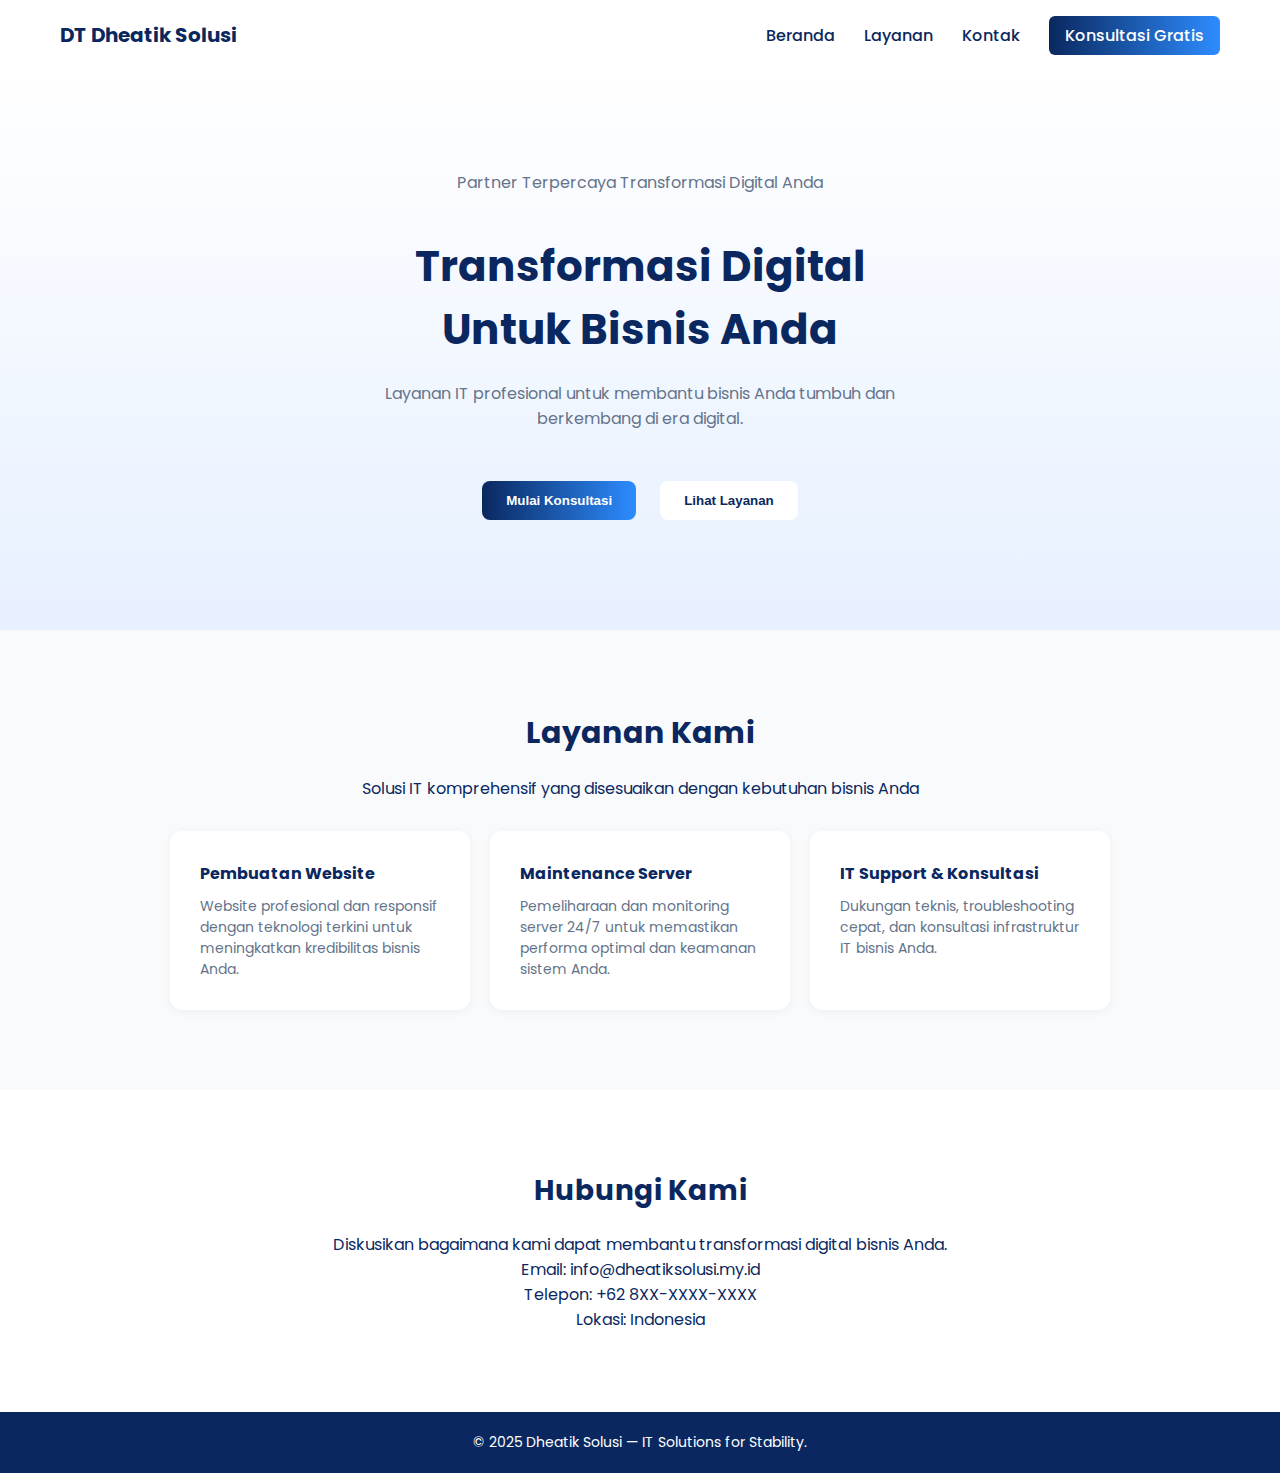
<file: index (1).html>
<!DOCTYPE html>
<html lang="id">
<head>
  <meta charset="UTF-8">
  <meta name="viewport" content="width=device-width, initial-scale=1.0">
  <title>Dheatik Solusi | IT Solutions for Stability</title>
  <link href="https://fonts.googleapis.com/css2?family=Poppins:wght@400;600;700&display=swap" rel="stylesheet">
  <style>
    * {margin: 0; padding: 0; box-sizing: border-box;}
    body {font-family: 'Poppins', sans-serif; background: #F8FAFC; color: #0A285F;}
    header {display: flex; justify-content: space-between; align-items: center; padding: 20px 60px; background: #FFFFFF; box-shadow: 0 2px 8px rgba(0,0,0,0.05);} 
    header h1 {font-size: 20px; color: #0A285F;}
    nav a {margin-left: 25px; color: #0A285F; text-decoration: none; font-weight: 500;}
    .hero {text-align: center; padding: 100px 20px; background: linear-gradient(180deg, #FFFFFF 0%, #E6F0FF 100%);} 
    .hero h2 {font-size: 42px; color: #0A285F; font-weight: 700; margin-bottom: 20px;}
    .hero p {color: #64748B; max-width: 600px; margin: 0 auto 40px;}
    .hero-buttons button {margin: 10px; padding: 12px 24px; border: none; border-radius: 8px; cursor: pointer; font-weight: 600;}
    .primary {background: linear-gradient(90deg, #0A285F, #2D8CFF); color: #FFF;}
    .secondary {background: #FFFFFF; border: 2px solid #0A285F; color: #0A285F;}
    .services {padding: 80px 60px; text-align: center;}
    .services h3 {font-size: 30px; margin-bottom: 20px; color: #0A285F;}
    .card-container {display: flex; flex-wrap: wrap; justify-content: center; gap: 20px; margin-top: 30px;}
    .card {background: #FFFFFF; width: 300px; padding: 30px; border-radius: 12px; box-shadow: 0 2px 10px rgba(0,0,0,0.05); text-align: left;}
    .card h4 {color: #0A285F; margin-bottom: 10px;}
    .card p {color: #64748B; font-size: 14px;}
    .contact {background: #FFFFFF; padding: 80px 60px; text-align: center;}
    .contact h3 {font-size: 28px; color: #0A285F; margin-bottom: 20px;}
    footer {background: #0A285F; color: #FFFFFF; text-align: center; padding: 20px; font-size: 14px;}
  </style>
</head>
<body>
  <header>
    <h1>DT Dheatik Solusi</h1>
    <nav>
      <a href="#beranda">Beranda</a>
      <a href="#layanan">Layanan</a>
      <a href="#kontak">Kontak</a>
      <a href="#" class="primary" style="padding:8px 16px;border-radius:6px;">Konsultasi Gratis</a>
    </nav>
  </header>

  <section class="hero" id="beranda">
    <p>Partner Terpercaya Transformasi Digital Anda</p>
    <h2>Transformasi Digital<br>Untuk Bisnis Anda</h2>
    <p>Layanan IT profesional untuk membantu bisnis Anda tumbuh dan berkembang di era digital.</p>
    <div class="hero-buttons">
      <button class="primary">Mulai Konsultasi</button>
      <button class="secondary">Lihat Layanan</button>
    </div>
  </section>

  <section class="services" id="layanan">
    <h3>Layanan Kami</h3>
    <p>Solusi IT komprehensif yang disesuaikan dengan kebutuhan bisnis Anda</p>
    <div class="card-container">
      <div class="card">
        <h4>Pembuatan Website</h4>
        <p>Website profesional dan responsif dengan teknologi terkini untuk meningkatkan kredibilitas bisnis Anda.</p>
      </div>
      <div class="card">
        <h4>Maintenance Server</h4>
        <p>Pemeliharaan dan monitoring server 24/7 untuk memastikan performa optimal dan keamanan sistem Anda.</p>
      </div>
      <div class="card">
        <h4>IT Support & Konsultasi</h4>
        <p>Dukungan teknis, troubleshooting cepat, dan konsultasi infrastruktur IT bisnis Anda.</p>
      </div>
    </div>
  </section>

  <section class="contact" id="kontak">
    <h3>Hubungi Kami</h3>
    <p>Diskusikan bagaimana kami dapat membantu transformasi digital bisnis Anda.</p>
    <p>Email: info@dheatiksolusi.my.id</p>
    <p>Telepon: +62 8XX-XXXX-XXXX</p>
    <p>Lokasi: Indonesia</p>
  </section>

  <footer>
    &copy; 2025 Dheatik Solusi — IT Solutions for Stability.
  </footer>
</body>
</html>
</file>
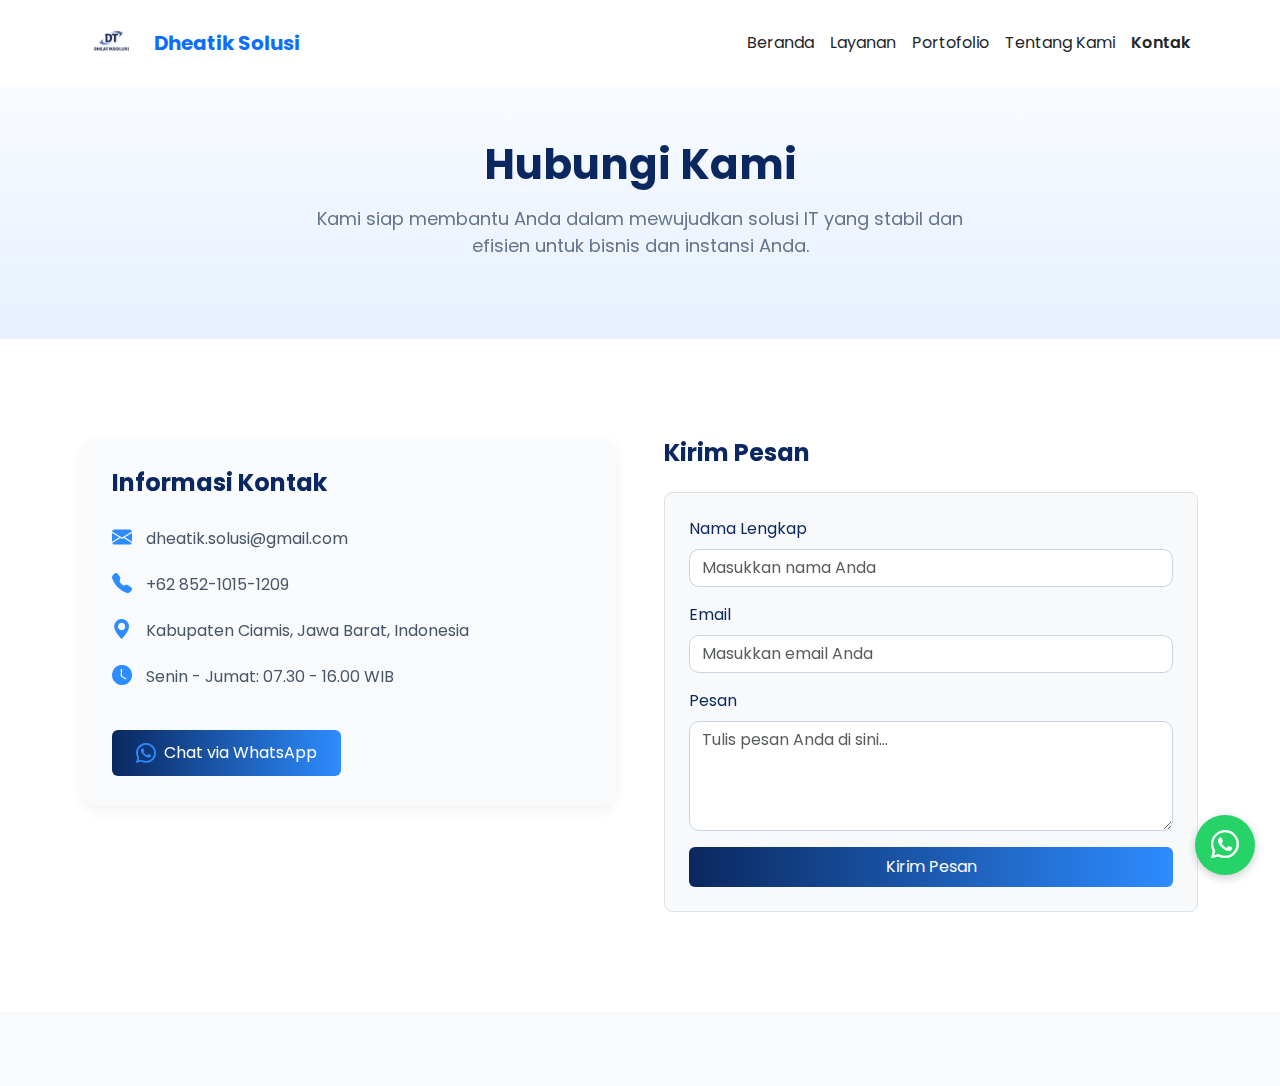
<file: kontak.html>
<!DOCTYPE html>
<html lang="id">
<head>
  <meta charset="UTF-8">
  <meta name="viewport" content="width=device-width, initial-scale=1">
  <title>Kontak | Dheatik Solusi</title>
  <meta name="description" content="Hubungi Dheatik Solusi untuk konsultasi IT, pembuatan website, dan pengelolaan server. Kami siap membantu bisnis dan instansi Anda.">
  <meta name="keywords" content="Kontak Dheatik Solusi, Hubungi Kami, Konsultasi IT, Pembuatan Website, Server Maintenance">
  <meta name="author" content="Dheatik Solusi">

  <!-- Favicon -->
  <link rel="icon" type="image/png" href="logo.png">

  <!-- Bootstrap -->
  <link href="https://cdn.jsdelivr.net/npm/bootstrap@5.3.3/dist/css/bootstrap.min.css" rel="stylesheet">

  <!-- Google Fonts -->
  <link href="https://fonts.googleapis.com/css2?family=Poppins:wght@400;600;700&display=swap" rel="stylesheet">

  <!-- Bootstrap Icons -->
  <link href="https://cdn.jsdelivr.net/npm/bootstrap-icons@1.11.3/font/bootstrap-icons.css" rel="stylesheet">

  <!-- AOS Animation -->
  <link href="https://unpkg.com/aos@2.3.4/dist/aos.css" rel="stylesheet">

  <style>
    body {
      font-family: 'Poppins', sans-serif;
      background-color: #F8FAFC;
      color: #0A285F;
      overflow-x: hidden;
      scroll-behavior: smooth;
    }

    /* Navbar */
    .navbar {
      transition: all 0.4s ease;
      padding: 15px 0;
    }
    .navbar.scrolled {
      background-color: #ffffff;
      box-shadow: 0 2px 8px rgba(0,0,0,0.1);
    }
    .navbar-brand img {
      height: 45px;
      margin-right: 10px;
    }

    /* Hero Section */
    .hero {
      background: linear-gradient(180deg, #FFFFFF 0%, #E6F0FF 100%);
      text-align: center;
      padding: 140px 0 80px;
    }
    .hero h1 {
      font-weight: 700;
      font-size: 42px;
      color: #0A285F;
    }
    .hero p {
      color: #64748B;
      font-size: 18px;
      max-width: 700px;
      margin: 15px auto 0;
    }

    /* Contact Section */
    .contact {
      padding: 100px 0;
      background-color: #fff;
    }
    .contact-info {
      background: #F8FAFC;
      border-radius: 15px;
      box-shadow: 0 4px 14px rgba(0,0,0,0.06);
      padding: 30px;
    }
    .contact-info p {
      color: #475569;
    }
    .contact-info i {
      color: #2D8CFF;
      margin-right: 10px;
      font-size: 20px;
    }
    .form-control {
      border-radius: 10px;
      box-shadow: none !important;
      border: 1px solid #CBD5E1;
    }
    .btn-primary-custom {
      background: linear-gradient(90deg, #0A285F, #2D8CFF);
      border: none;
      transition: 0.3s;
      color: #fff;
    }
    .btn-primary-custom:hover {
      opacity: 0.9;
      transform: scale(1.03);
    }

    /* Footer */
    footer {
      background-color: #0A285F;
      color: #FFFFFF;
      text-align: center;
      padding: 25px 0;
      position: relative;
      z-index: 10;
    }

    /* WhatsApp Floating Button */
    .whatsapp-float {
      position: fixed;
      bottom: 25px;
      right: 25px;
      background-color: #25D366;
      color: white;
      border-radius: 50%;
      width: 60px;
      height: 60px;
      display: flex;
      align-items: center;
      justify-content: center;
      box-shadow: 0 3px 10px rgba(0,0,0,0.2);
      font-size: 28px;
      z-index: 1000;
      transition: transform 0.3s ease;
    }
    .whatsapp-float:hover {
      transform: scale(1.1);
      text-decoration: none;
      color: white;
    }
  </style>
</head>

<body>

  <!-- Navbar -->
  <nav class="navbar navbar-expand-lg fixed-top bg-white">
    <div class="container">
      <a class="navbar-brand fw-bold text-primary d-flex align-items-center" href="index.html">
        <img src="logo.png" alt="Logo Dheatik Solusi">
        <span>Dheatik Solusi</span>
      </a>
      <button class="navbar-toggler" type="button" data-bs-toggle="collapse" data-bs-target="#navbarNav">
        <span class="navbar-toggler-icon"></span>
      </button>
      <div class="collapse navbar-collapse justify-content-end" id="navbarNav">
        <ul class="navbar-nav align-items-lg-center">
          <li class="nav-item"><a class="nav-link text-dark" href="index.html">Beranda</a></li>
          <li class="nav-item"><a class="nav-link text-dark" href="layanan.html">Layanan</a></li>
          <li class="nav-item"><a class="nav-link text-dark" href="portofolio.html">Portofolio</a></li>
          <li class="nav-item"><a class="nav-link text-dark" href="tentang.html">Tentang Kami</a></li>
          <li class="nav-item"><a class="nav-link text-dark active fw-semibold" href="kontak.html">Kontak</a></li>
        </ul>
      </div>
    </div>
  </nav>

  <!-- Hero -->
  <section class="hero">
    <div class="container" data-aos="fade-up">
      <h1>Hubungi Kami</h1>
      <p>Kami siap membantu Anda dalam mewujudkan solusi IT yang stabil dan efisien untuk bisnis dan instansi Anda.</p>
    </div>
  </section>

  <!-- Contact Section -->
  <section class="contact">
    <div class="container">
      <div class="row g-5">
        <div class="col-md-6" data-aos="fade-right">
          <div class="contact-info">
            <h4 class="fw-bold mb-4">Informasi Kontak</h4>
            <p><i class="bi bi-envelope-fill"></i> dheatik.solusi@gmail.com</p>
            <p><i class="bi bi-telephone-fill"></i> +62 852-1015-1209</p>
            <p><i class="bi bi-geo-alt-fill"></i> Kabupaten Ciamis, Jawa Barat, Indonesia</p>
            <p><i class="bi bi-clock-fill"></i> Senin - Jumat: 07.30 - 16.00 WIB</p>

            <a href="https://wa.me/6285210151209?text=Halo%20Dheatik%20Solusi!%20Saya%20ingin%20konsultasi%20tentang%20layanan%20IT."
               class="btn btn-primary-custom mt-4 px-4 py-2 d-inline-flex align-items-center">
              <i class="bi bi-whatsapp me-2"></i> Chat via WhatsApp
            </a>
          </div>
        </div>

        <div class="col-md-6" data-aos="fade-left">
          <h4 class="fw-bold mb-4">Kirim Pesan</h4>
          <form action="https://formspree.io/f/xzzyprre" method="POST" class="p-4 border rounded-3 bg-light">
            <div class="mb-3">
              <label class="form-label">Nama Lengkap</label>
              <input type="text" name="nama" class="form-control" placeholder="Masukkan nama Anda" required>
            </div>
            <div class="mb-3">
              <label class="form-label">Email</label>
              <input type="email" name="email" class="form-control" placeholder="Masukkan email Anda" required>
            </div>
            <div class="mb-3">
              <label class="form-label">Pesan</label>
              <textarea name="pesan" class="form-control" rows="4" placeholder="Tulis pesan Anda di sini..." required></textarea>
            </div>
            <button type="submit" class="btn btn-primary-custom w-100 py-2">Kirim Pesan</button>
          </form>
        </div>
      </div>
    </div>
  </section>

  <!-- Footer -->
  <footer data-aos="fade-in">
    <p class="mb-0">&copy; 2025 Dheatik Solusi — Solusi IT Profesional Indonesia.</p>
  </footer>

  <!-- Floating WhatsApp -->
  <a href="https://wa.me/6285210151209?text=Halo%20Dheatik%20Solusi!%20Saya%20ingin%20menghubungi%20Anda."
     class="whatsapp-float" target="_blank">
    <i class="bi bi-whatsapp"></i>
  </a>

  <!-- Scripts -->
  <script src="https://cdn.jsdelivr.net/npm/bootstrap@5.3.3/dist/js/bootstrap.bundle.min.js"></script>
  <script src="https://unpkg.com/aos@2.3.4/dist/aos.js"></script>
  <script>
    AOS.init({ duration: 900, once: true });
    window.addEventListener('scroll', () => {
      document.querySelector('.navbar').classList.toggle('scrolled', window.scrollY > 50);
    });
  </script>
</body>
</html>
</file>
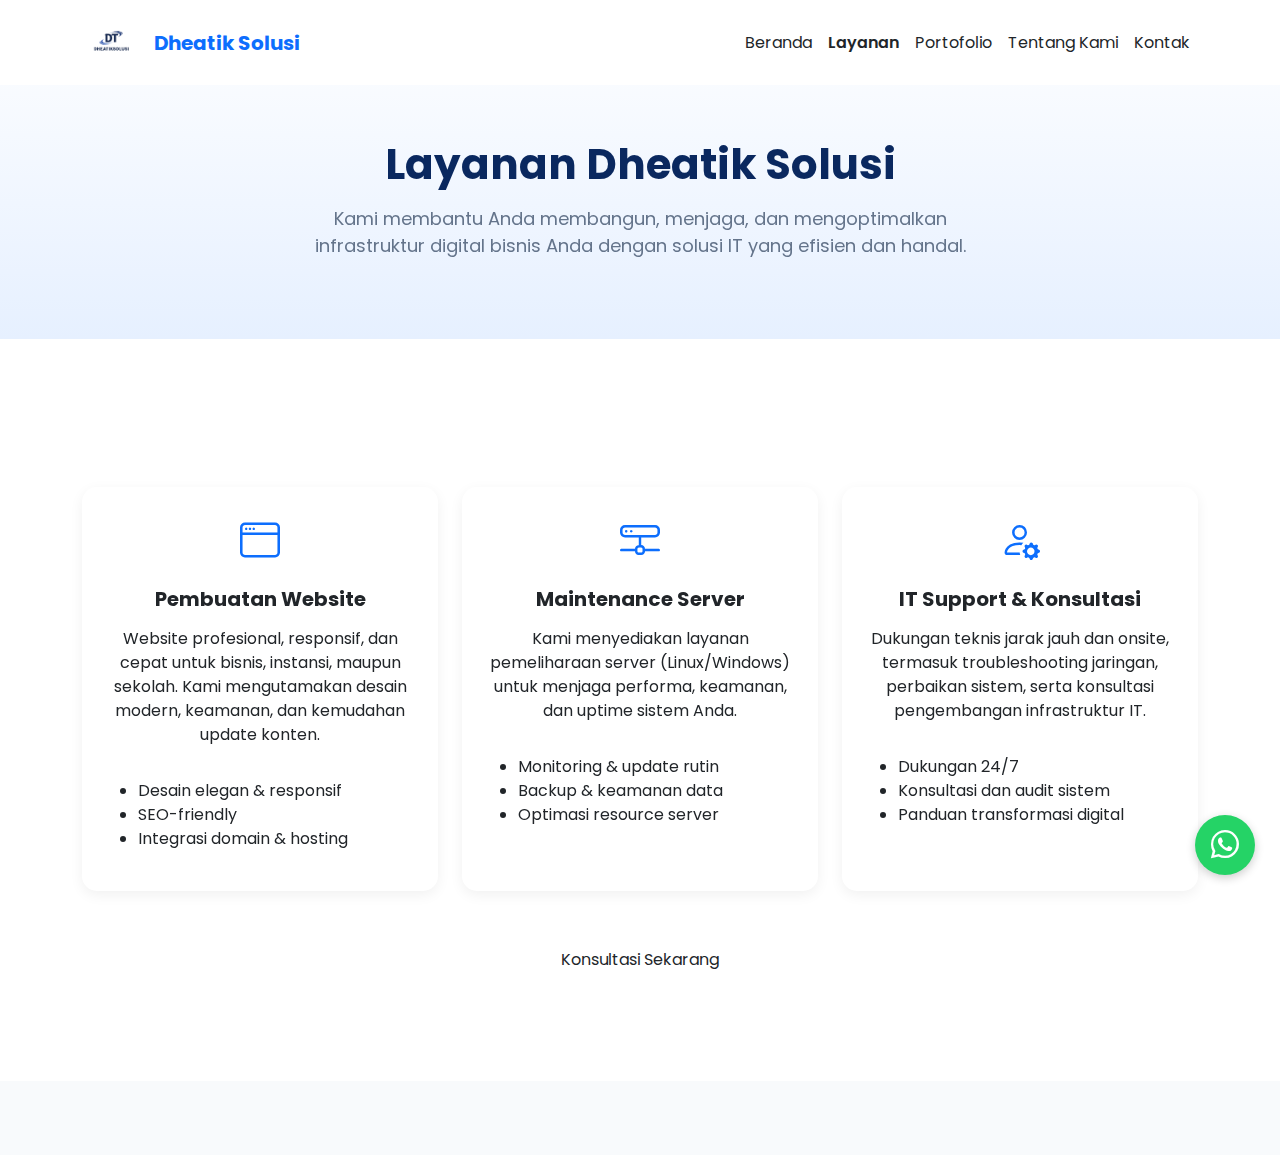
<file: layanan.html>
<!DOCTYPE html>
<html lang="id">
<head>
  <meta charset="UTF-8">
  <meta name="viewport" content="width=device-width, initial-scale=1">
  <title>Layanan | Dheatik Solusi</title>
  <meta name="description" content="Layanan Dheatik Solusi mencakup pembuatan website, maintenance server, dan IT support profesional untuk UMKM, sekolah, dan instansi.">
  <meta name="keywords" content="Layanan IT, Pembuatan Website, Maintenance Server, IT Support, Konsultasi IT, Dheatik Solusi">
  <meta name="author" content="Dheatik Solusi">

  <!-- Favicon -->
  <link rel="icon" type="image/png" href="logo.png">

  <!-- Bootstrap -->
  <link href="https://cdn.jsdelivr.net/npm/bootstrap@5.3.3/dist/css/bootstrap.min.css" rel="stylesheet">

  <!-- Fonts -->
  <link href="https://fonts.googleapis.com/css2?family=Poppins:wght@400;600;700&display=swap" rel="stylesheet">

  <!-- Bootstrap Icons -->
  <link href="https://cdn.jsdelivr.net/npm/bootstrap-icons@1.11.3/font/bootstrap-icons.css" rel="stylesheet">

  <!-- AOS -->
  <link href="https://unpkg.com/aos@2.3.4/dist/aos.css" rel="stylesheet">

  <style>
    body {
      font-family: 'Poppins', sans-serif;
      background-color: #F8FAFC;
      color: #0A285F;
      overflow-x: hidden;
      scroll-behavior: smooth;
    }

    /* Navbar */
    .navbar {
      transition: all 0.4s ease;
      padding: 15px 0;
    }
    .navbar.scrolled {
      background-color: #ffffff;
      box-shadow: 0 2px 8px rgba(0,0,0,0.1);
    }
    .navbar-brand img {
      height: 45px;
      margin-right: 10px;
    }

    /* Hero Section */
    .hero {
      background: linear-gradient(180deg, #FFFFFF 0%, #E6F0FF 100%);
      text-align: center;
      padding: 140px 0 80px;
    }
    .hero h1 {
      font-weight: 700;
      font-size: 42px;
      color: #0A285F;
    }
    .hero p {
      color: #64748B;
      font-size: 18px;
      max-width: 700px;
      margin: 15px auto 0;
    }

    /* Services Section */
    .services {
      padding: 100px 0;
      background-color: #fff;
    }
    .card {
      border: none;
      border-radius: 15px;
      box-shadow: 0 4px 14px rgba(0,0,0,0.06);
      transition: transform 0.3s ease;
    }
    .card:hover {
      transform: translateY(-7px);
    }

    /* Footer */
    footer {
      background-color: #0A285F;
      color: #FFFFFF;
      text-align: center;
      padding: 25px 0;
      position: relative;
      z-index: 10;
    }

    /* WhatsApp Floating Button */
    .whatsapp-float {
      position: fixed;
      bottom: 25px;
      right: 25px;
      background-color: #25D366;
      color: white;
      border-radius: 50%;
      width: 60px;
      height: 60px;
      display: flex;
      align-items: center;
      justify-content: center;
      box-shadow: 0 3px 10px rgba(0,0,0,0.2);
      font-size: 28px;
      z-index: 1000;
      transition: transform 0.3s ease;
    }
    .whatsapp-float:hover {
      transform: scale(1.1);
      text-decoration: none;
      color: white;
    }
  </style>
</head>

<body>

  <!-- Navbar -->
  <nav class="navbar navbar-expand-lg fixed-top bg-white">
    <div class="container">
      <a class="navbar-brand fw-bold text-primary d-flex align-items-center" href="index.html">
        <img src="logo.png" alt="Logo Dheatik Solusi">
        <span>Dheatik Solusi</span>
      </a>
      <button class="navbar-toggler" type="button" data-bs-toggle="collapse" data-bs-target="#navbarNav">
        <span class="navbar-toggler-icon"></span>
      </button>
      <div class="collapse navbar-collapse justify-content-end" id="navbarNav">
        <ul class="navbar-nav align-items-lg-center">
          <li class="nav-item"><a class="nav-link text-dark" href="index.html">Beranda</a></li>
          <li class="nav-item"><a class="nav-link text-dark active fw-semibold" href="layanan.html">Layanan</a></li>
          <li class="nav-item"><a class="nav-link text-dark" href="portofolio.html">Portofolio</a></li>
          <li class="nav-item"><a class="nav-link text-dark" href="tentang.html">Tentang Kami</a></li>
          <li class="nav-item"><a class="nav-link text-dark" href="kontak.html">Kontak</a></li>
        </ul>
      </div>
    </div>
  </nav>

  <!-- Hero -->
  <section class="hero">
    <div class="container" data-aos="fade-up">
      <h1>Layanan Dheatik Solusi</h1>
      <p>Kami membantu Anda membangun, menjaga, dan mengoptimalkan infrastruktur digital bisnis Anda dengan solusi IT yang efisien dan handal.</p>
    </div>
  </section>

  <!-- Services -->
  <section class="services text-center" data-aos="fade-up">
    <div class="container">
      <div class="row g-4 mt-4">
        <div class="col-md-4" data-aos="fade-up" data-aos-delay="100">
          <div class="card p-4 h-100">
            <i class="bi bi-window text-primary fs-1 mb-3"></i>
            <h5 class="fw-bold mb-3">Pembuatan Website</h5>
            <p>Website profesional, responsif, dan cepat untuk bisnis, instansi, maupun sekolah. Kami mengutamakan desain modern, keamanan, dan kemudahan update konten.</p>
            <ul class="text-start mt-3">
              <li>Desain elegan & responsif</li>
              <li>SEO-friendly</li>
              <li>Integrasi domain & hosting</li>
            </ul>
          </div>
        </div>

        <div class="col-md-4" data-aos="fade-up" data-aos-delay="200">
          <div class="card p-4 h-100">
            <i class="bi bi-hdd-network text-primary fs-1 mb-3"></i>
            <h5 class="fw-bold mb-3">Maintenance Server</h5>
            <p>Kami menyediakan layanan pemeliharaan server (Linux/Windows) untuk menjaga performa, keamanan, dan uptime sistem Anda.</p>
            <ul class="text-start mt-3">
              <li>Monitoring & update rutin</li>
              <li>Backup & keamanan data</li>
              <li>Optimasi resource server</li>
            </ul>
          </div>
        </div>

        <div class="col-md-4" data-aos="fade-up" data-aos-delay="300">
          <div class="card p-4 h-100">
            <i class="bi bi-person-gear text-primary fs-1 mb-3"></i>
            <h5 class="fw-bold mb-3">IT Support & Konsultasi</h5>
            <p>Dukungan teknis jarak jauh dan onsite, termasuk troubleshooting jaringan, perbaikan sistem, serta konsultasi pengembangan infrastruktur IT.</p>
            <ul class="text-start mt-3">
              <li>Dukungan 24/7</li>
              <li>Konsultasi dan audit sistem</li>
              <li>Panduan transformasi digital</li>
            </ul>
          </div>
        </div>
      </div>

      <div class="mt-5">
        <a href="kontak.html" class="btn btn-primary-custom px-4 py-2">Konsultasi Sekarang</a>
      </div>
    </div>
  </section>

  <!-- Footer -->
  <footer data-aos="fade-in">
    <p class="mb-0">&copy; 2025 Dheatik Solusi — Solusi IT Profesional Indonesia.</p>
  </footer>

  <!-- Floating WhatsApp -->
  <a href="https://wa.me/6285210151209?text=Halo%20Dheatik%20Solusi!%20Saya%20ingin%20konsultasi%20mengenai%20layanan%20IT."
     class="whatsapp-float" target="_blank">
    <i class="bi bi-whatsapp"></i>
  </a>

  <!-- Scripts -->
  <script src="https://cdn.jsdelivr.net/npm/bootstrap@5.3.3/dist/js/bootstrap.bundle.min.js"></script>
  <script src="https://unpkg.com/aos@2.3.4/dist/aos.js"></script>
  <script>
    AOS.init({ duration: 900, once: true });
    window.addEventListener('scroll', () => {
      document.querySelector('.navbar').classList.toggle('scrolled', window.scrollY > 50);
    });
  </script>
</body>
</html>
</file>
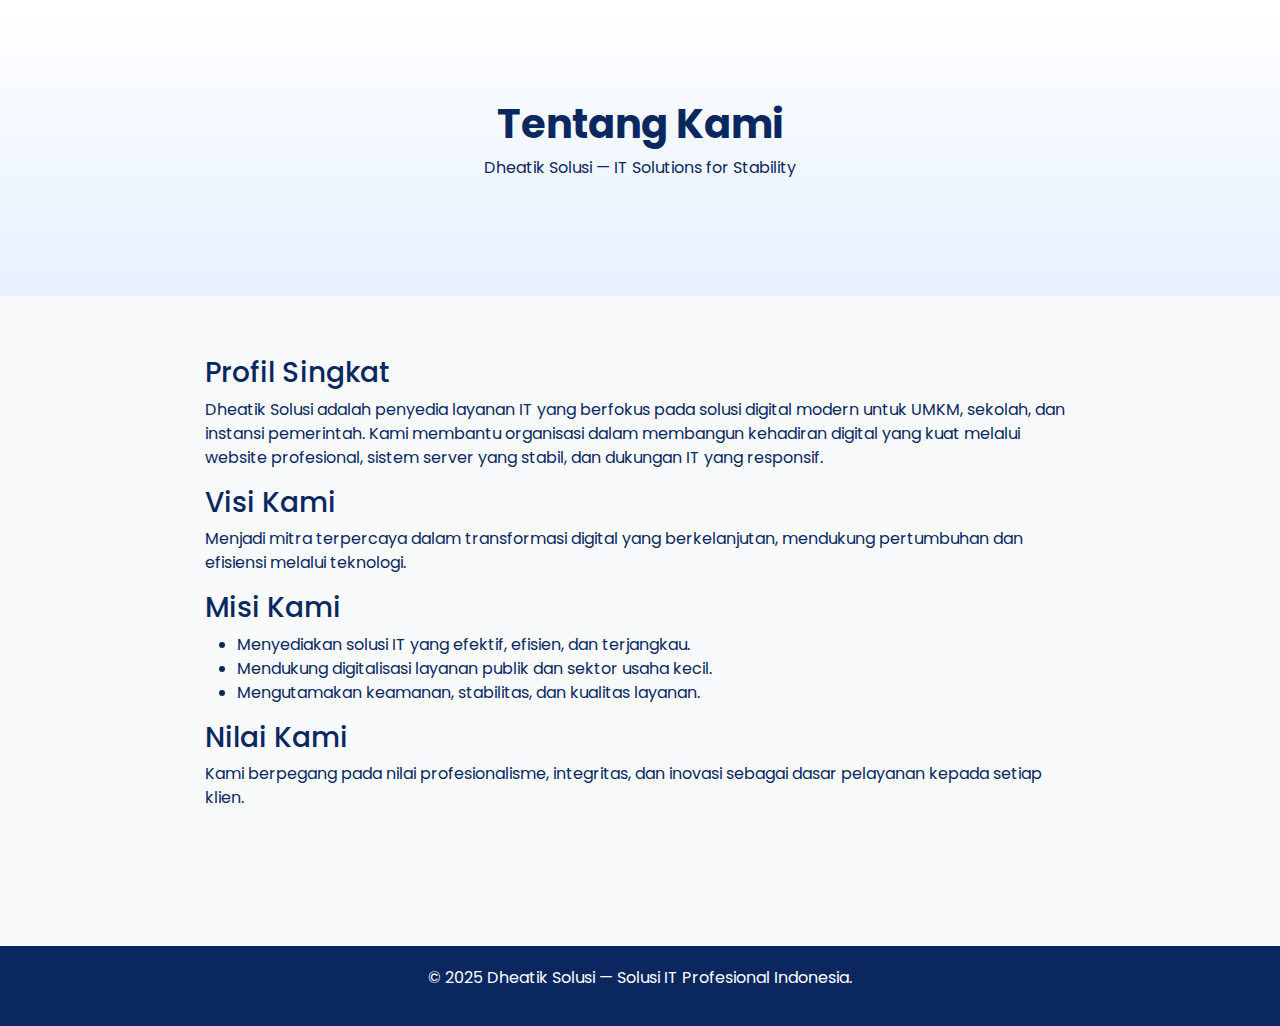
<file: tentang.html>
<!DOCTYPE html>
<html lang="id">
<head>
  <meta charset="UTF-8">
  <meta name="viewport" content="width=device-width, initial-scale=1.0">
  <title>Tentang Kami | Dheatik Solusi</title>
  <link rel="icon" type="image/png" href="logo.png">
  <link href="https://cdn.jsdelivr.net/npm/bootstrap@5.3.3/dist/css/bootstrap.min.css" rel="stylesheet">
  <link href="https://fonts.googleapis.com/css2?family=Poppins:wght@400;600;700&display=swap" rel="stylesheet">
  <style>
    body {font-family: 'Poppins', sans-serif; background-color: #F8FAFC; color: #0A285F;}
    .header {background: linear-gradient(180deg, #FFFFFF 0%, #E6F0FF 100%); padding: 100px 0; text-align: center;}
    .header h1 {font-weight: 700;}
    .content {padding: 60px 15px; max-width: 900px; margin: auto;}
    footer {background-color: #0A285F; color: #fff; text-align: center; padding: 20px 0; margin-top: 60px;}
  </style>
</head>
<body>
  <section class="header">
    <h1>Tentang Kami</h1>
    <p>Dheatik Solusi — IT Solutions for Stability</p>
  </section>

  <section class="content">
    <h3>Profil Singkat</h3>
    <p>Dheatik Solusi adalah penyedia layanan IT yang berfokus pada solusi digital modern untuk UMKM, sekolah, dan instansi pemerintah. Kami membantu organisasi dalam membangun kehadiran digital yang kuat melalui website profesional, sistem server yang stabil, dan dukungan IT yang responsif.</p>

    <h3>Visi Kami</h3>
    <p>Menjadi mitra terpercaya dalam transformasi digital yang berkelanjutan, mendukung pertumbuhan dan efisiensi melalui teknologi.</p>

    <h3>Misi Kami</h3>
    <ul>
      <li>Menyediakan solusi IT yang efektif, efisien, dan terjangkau.</li>
      <li>Mendukung digitalisasi layanan publik dan sektor usaha kecil.</li>
      <li>Mengutamakan keamanan, stabilitas, dan kualitas layanan.</li>
    </ul>

    <h3>Nilai Kami</h3>
    <p>Kami berpegang pada nilai profesionalisme, integritas, dan inovasi sebagai dasar pelayanan kepada setiap klien.</p>
  </section>

  <footer>
    <p>&copy; 2025 Dheatik Solusi — Solusi IT Profesional Indonesia.</p>
  </footer>
</body>
</html>
</file>
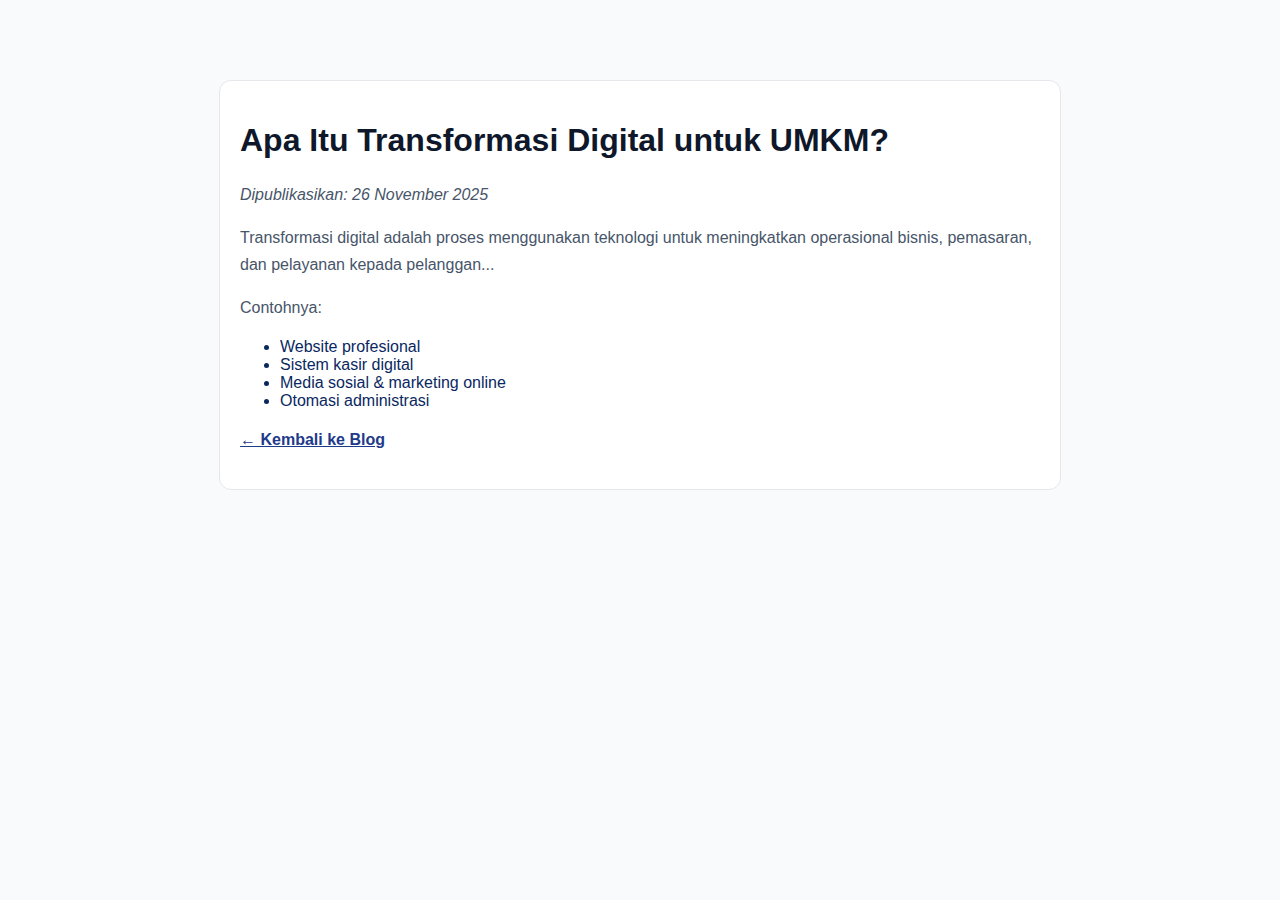
<file: blog/artikel-1.html>
<!DOCTYPE html>
<html lang="id">
<head>
    <meta charset="UTF-8">
    <meta name="viewport" content="width=device-width, initial-scale=1.0">
    <title>Apa Itu Transformasi Digital untuk UMKM?</title>
    <link rel="stylesheet" href="../style.css">
    <style>
        body { background: #f8fafc; }
        .article-container {
            max-width: 800px;
            margin: 80px auto;
            padding: 20px;
            background: white;
            border-radius: 12px;
            border: 1px solid #e5e7eb;
        }
        h1 { color: #0f172a; }
        p { color: #475569; line-height: 1.7; }
        a { color:#1e3a8a; font-weight:600; }
    </style>
</head>
<body>

<header>
    <!-- Copy navbar dari index.html -->
</header>

<div class="article-container">
    <h1>Apa Itu Transformasi Digital untuk UMKM?</h1>
    <p><i>Dipublikasikan: 26 November 2025</i></p>

    <p>Transformasi digital adalah proses menggunakan teknologi untuk meningkatkan operasional bisnis, pemasaran, dan pelayanan kepada pelanggan...</p>

    <p>Contohnya:</p>
    <ul>
        <li>Website profesional</li>
        <li>Sistem kasir digital</li>
        <li>Media sosial & marketing online</li>
        <li>Otomasi administrasi</li>
    </ul>

    <p><a href="index.html">← Kembali ke Blog</a></p>
</div>

</body>
</html>
</file>
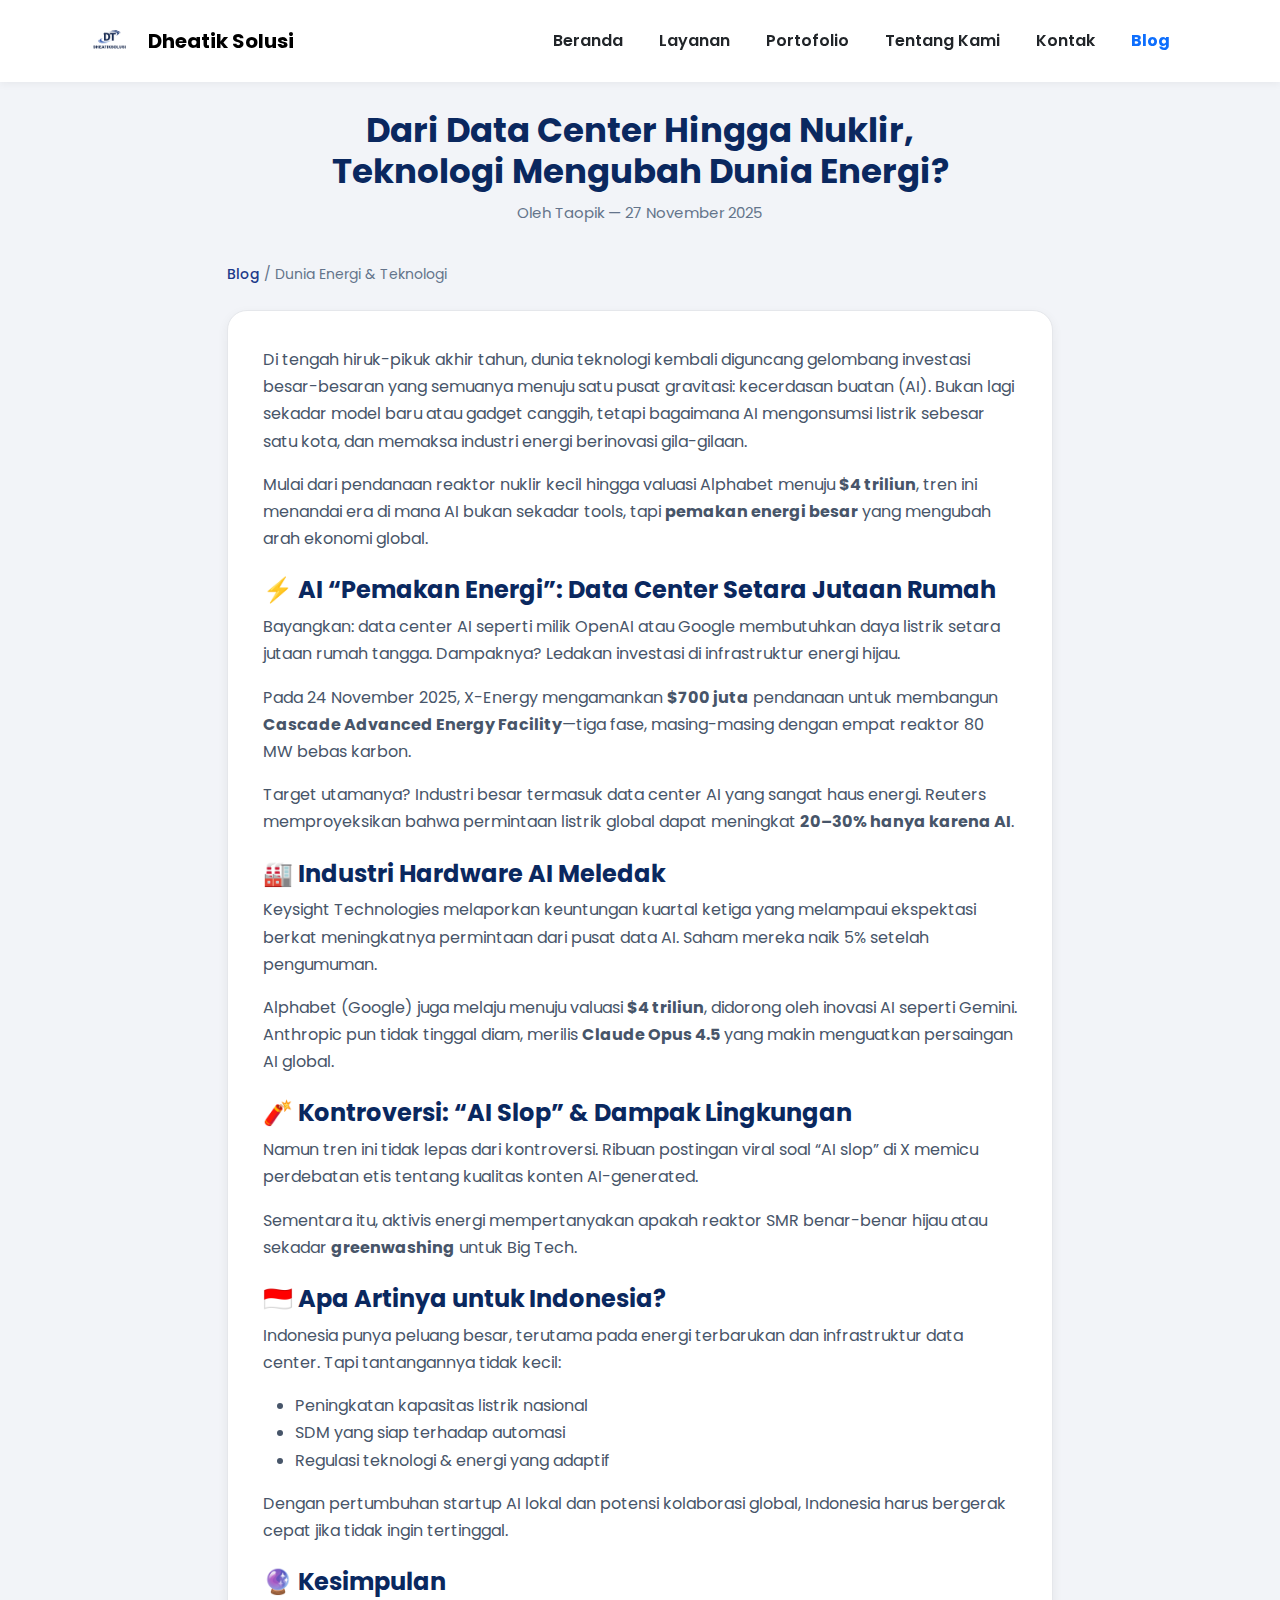
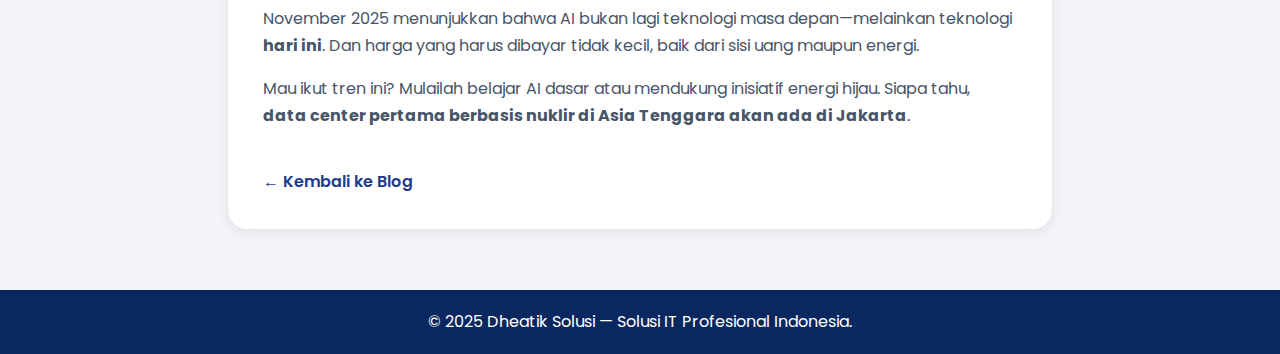
<file: blog/artikel-2.html>
<!DOCTYPE html>
<html lang="id">
<head>
    <meta charset="UTF-8">
    <meta name="viewport" content="width=device-width, initial-scale=1.0">
    <title>Dari Data Center Hingga Nuklir — Teknologi Mengubah Dunia Energi?</title>

    <!-- Bootstrap -->
    <link href="https://cdn.jsdelivr.net/npm/bootstrap@5.3.3/dist/css/bootstrap.min.css" rel="stylesheet">

    <!-- Fonts -->
    <link href="https://fonts.googleapis.com/css2?family=Poppins:wght@400;500;600;700&display=swap" rel="stylesheet">

    <style>
        body {
            background: #F2F4F8;
            font-family: 'Poppins', sans-serif;
            color: #0A285F;
        }

        /* Navbar */
        .navbar {
            padding: 15px 0;
            background: white;
            box-shadow: 0 2px 8px rgba(0,0,0,0.05);
        }
        .nav-link {
            font-weight: 600;
            margin-right: 20px;
        }
        .nav-link:hover {
            color: #2D8CFF !important;
        }
        .navbar-brand img {
            height: 42px;
            margin-right: 8px;
        }

        /* Header Artikel */
        .article-header {
            padding: 110px 20px 40px;
            text-align: center;
        }
        .article-header h1 {
            font-size: 34px;
            font-weight: 700;
        }
        .article-date {
            color: #64748B;
            font-size: 15px;
            margin-top: 10px;
        }

        /* Breadcrumb */
        .breadcrumb-custom {
            font-size: 14px;
            margin-bottom: 25px;
        }
        .breadcrumb-custom a {
            color: #1E3A8A;
            text-decoration: none;
            font-weight: 500;
        }
        .breadcrumb-custom span {
            color: #64748B;
        }

        /* Card Artikel */
        .article-card {
            background: white;
            border-radius: 20px;
            padding: 35px;
            border: 1px solid #e5e7eb;
            box-shadow: 0 4px 12px rgba(0,0,0,0.06);
        }
        .article-card p, 
        .article-card li {
            color: #475569;
            font-size: 16px;
            line-height: 1.7;
        }

        footer {
            background: #0A285F;
            padding: 20px;
            text-align: center;
            margin-top: 60px;
        }
        footer p {
            color: white;
            margin: 0;
        }
    </style>
</head>

<body>

<!-- NAVBAR -->
<nav class="navbar navbar-expand-lg fixed-top">
  <div class="container">
    <a class="navbar-brand fw-bold d-flex align-items-center" href="../index.html">
      <img src="../logo.png" alt="Logo Dheatik Solusi">
      Dheatik Solusi
    </a>

    <button class="navbar-toggler" data-bs-toggle="collapse" data-bs-target="#navbarNav">
      <span class="navbar-toggler-icon"></span>
    </button>

    <div class="collapse navbar-collapse justify-content-end" id="navbarNav">
      <ul class="navbar-nav align-items-lg-center">
        <li class="nav-item"><a href="../index.html" class="nav-link text-dark">Beranda</a></li>
        <li class="nav-item"><a href="../layanan.html" class="nav-link text-dark">Layanan</a></li>
        <li class="nav-item"><a href="../portofolio.html" class="nav-link text-dark">Portofolio</a></li>
        <li class="nav-item"><a href="../tentang.html" class="nav-link text-dark">Tentang Kami</a></li>
        <li class="nav-item"><a href="../kontak.html" class="nav-link text-dark">Kontak</a></li>
        <li class="nav-item"><a href="index.html" class="nav-link text-primary fw-bold">Blog</a></li>
      </ul>
    </div>
  </div>
</nav>

<!-- HEADER ARTIKEL -->
<section class="article-header">
    <h1>Dari Data Center Hingga Nuklir,<br>Teknologi Mengubah Dunia Energi?</h1>
    <div class="article-date">Oleh Taopik — 27 November 2025</div>
</section>

<!-- ISI ARTIKEL -->
<div class="container" style="max-width: 850px;">
    
    <!-- breadcrumb -->
    <div class="breadcrumb-custom">
        <a href="index.html">Blog</a> <span> / Dunia Energi & Teknologi</span>
    </div>

    <div class="article-card">

        <p>
        Di tengah hiruk-pikuk akhir tahun, dunia teknologi kembali diguncang gelombang investasi besar-besaran yang semuanya menuju satu pusat gravitasi: kecerdasan buatan (AI). 
        Bukan lagi sekadar model baru atau gadget canggih, tetapi bagaimana AI mengonsumsi listrik sebesar satu kota, dan memaksa industri energi berinovasi gila-gilaan.
        </p>

        <p>
        Mulai dari pendanaan reaktor nuklir kecil hingga valuasi Alphabet menuju <b>$4 triliun</b>, tren ini menandai era di mana AI bukan sekadar tools, tapi 
        <b>pemakan energi besar</b> yang mengubah arah ekonomi global.
        </p>

        <h4 class="mt-4 fw-bold">⚡ AI “Pemakan Energi”: Data Center Setara Jutaan Rumah</h4>

        <p>
        Bayangkan: data center AI seperti milik OpenAI atau Google membutuhkan daya listrik setara jutaan rumah tangga. Dampaknya? 
        Ledakan investasi di infrastruktur energi hijau.
        </p>

        <p>
        Pada 24 November 2025, X-Energy mengamankan <b>$700 juta</b> pendanaan untuk membangun 
        <b>Cascade Advanced Energy Facility</b>—tiga fase, masing-masing dengan empat reaktor 80 MW bebas karbon.
        </p>

        <p>
        Target utamanya? Industri besar termasuk data center AI yang sangat haus energi. Reuters memproyeksikan bahwa 
        permintaan listrik global dapat meningkat <b>20–30% hanya karena AI</b>.
        </p>

        <h4 class="mt-4 fw-bold">🏭 Industri Hardware AI Meledak</h4>

        <p>
        Keysight Technologies melaporkan keuntungan kuartal ketiga yang melampaui ekspektasi berkat meningkatnya permintaan dari pusat data AI. 
        Saham mereka naik 5% setelah pengumuman.
        </p>

        <p>
        Alphabet (Google) juga melaju menuju valuasi <b>$4 triliun</b>, didorong oleh inovasi AI seperti Gemini. 
        Anthropic pun tidak tinggal diam, merilis <b>Claude Opus 4.5</b> yang makin menguatkan persaingan AI global.
        </p>

        <h4 class="mt-4 fw-bold">🧨 Kontroversi: “AI Slop” & Dampak Lingkungan</h4>

        <p>
        Namun tren ini tidak lepas dari kontroversi. Ribuan postingan viral soal “AI slop” di X memicu perdebatan etis tentang 
        kualitas konten AI-generated. 
        </p>

        <p>
        Sementara itu, aktivis energi mempertanyakan apakah reaktor SMR benar-benar hijau atau sekadar <b>greenwashing</b> untuk Big Tech.
        </p>

        <h4 class="mt-4 fw-bold">🇮🇩 Apa Artinya untuk Indonesia?</h4>

        <p>
        Indonesia punya peluang besar, terutama pada energi terbarukan dan infrastruktur data center. 
        Tapi tantangannya tidak kecil:
        </p>

        <ul>
            <li>Peningkatan kapasitas listrik nasional</li>
            <li>SDM yang siap terhadap automasi</li>
            <li>Regulasi teknologi & energi yang adaptif</li>
        </ul>

        <p>
        Dengan pertumbuhan startup AI lokal dan potensi kolaborasi global, Indonesia harus bergerak cepat jika tidak ingin tertinggal.
        </p>

        <h4 class="mt-4 fw-bold">🔮 Kesimpulan</h4>

        <p>
        November 2025 menunjukkan bahwa AI bukan lagi teknologi masa depan—melainkan teknologi <b>hari ini</b>. 
        Dan harga yang harus dibayar tidak kecil, baik dari sisi uang maupun energi.
        </p>

        <p>
        Mau ikut tren ini? Mulailah belajar AI dasar atau mendukung inisiatif energi hijau. Siapa tahu, 
        <b>data center pertama berbasis nuklir di Asia Tenggara akan ada di Jakarta</b>.
        </p>

        <br>

        <a href="index.html" style="color:#1E3A8A; font-weight:600; text-decoration:none;">
            ← Kembali ke Blog
        </a>

    </div>

</div>

<!-- FOOTER -->
<footer>
    <p>&copy; 2025 Dheatik Solusi — Solusi IT Profesional Indonesia.</p>
</footer>

<script src="https://cdn.jsdelivr.net/npm/bootstrap@5.3.3/dist/js/bootstrap.bundle.min.js"></script>

</body>
</html>
</file>
<file: style.css>
/* === Global === */
body {
  font-family: 'Poppins', sans-serif;
  background-color: #F8FAFC;
  color: #0A285F;
  margin: 0;
  padding: 0;
  scroll-behavior: smooth;
  display: flex;
  flex-direction: column;
  min-height: 100vh;
}

/* === Navbar === */
.navbar {
  transition: all 0.4s ease;
  padding: 15px 0;
}
.navbar.scrolled {
  background-color: #ffffff;
  box-shadow: 0 2px 8px rgba(0, 0, 0, 0.1);
}
.navbar-brand img {
  height: 45px;
  margin-right: 10px;
}

/* === Hero === */
.hero {
  min-height: 90vh;
  background: linear-gradient(180deg, #FFFFFF 0%, #E6F0FF 100%);
  display: flex;
  align-items: center;
  justify-content: center;
  text-align: center;
}
.hero h1 {
  font-weight: 700;
  color: #0A285F;
}
.hero p {
  color: #64748B;
  max-width: 700px;
  margin: 0 auto;
}

/* === Button === */
.btn-primary-custom {
  background: linear-gradient(90deg, #0A285F, #2D8CFF);
  border: none;
  color: #fff;
  transition: 0.3s;
}
.btn-primary-custom:hover {
  opacity: 0.9;
  transform: scale(1.03);
}

/* === Footer === */
footer {
  background-color: #0A285F;
  color: #FFFFFF;
  text-align: center;
  padding: 20px 0;
  margin-top: auto;
}

/* === WhatsApp Button === */
.whatsapp-float {
  position: fixed;
  bottom: 25px;
  right: 25px;
  background-color: #25D366;
  color: white;
  border-radius: 50%;
  width: 60px;
  height: 60px;
  display: flex;
  align-items: center;
  justify-content: center;
  box-shadow: 0 3px 10px rgba(0,0,0,0.2);
  font-size: 28px;
  z-index: 1000;
  transition: transform 0.3s ease;
}
.whatsapp-float:hover {
  transform: scale(1.1);
  text-decoration: none;
  color: white;
}
</file>
